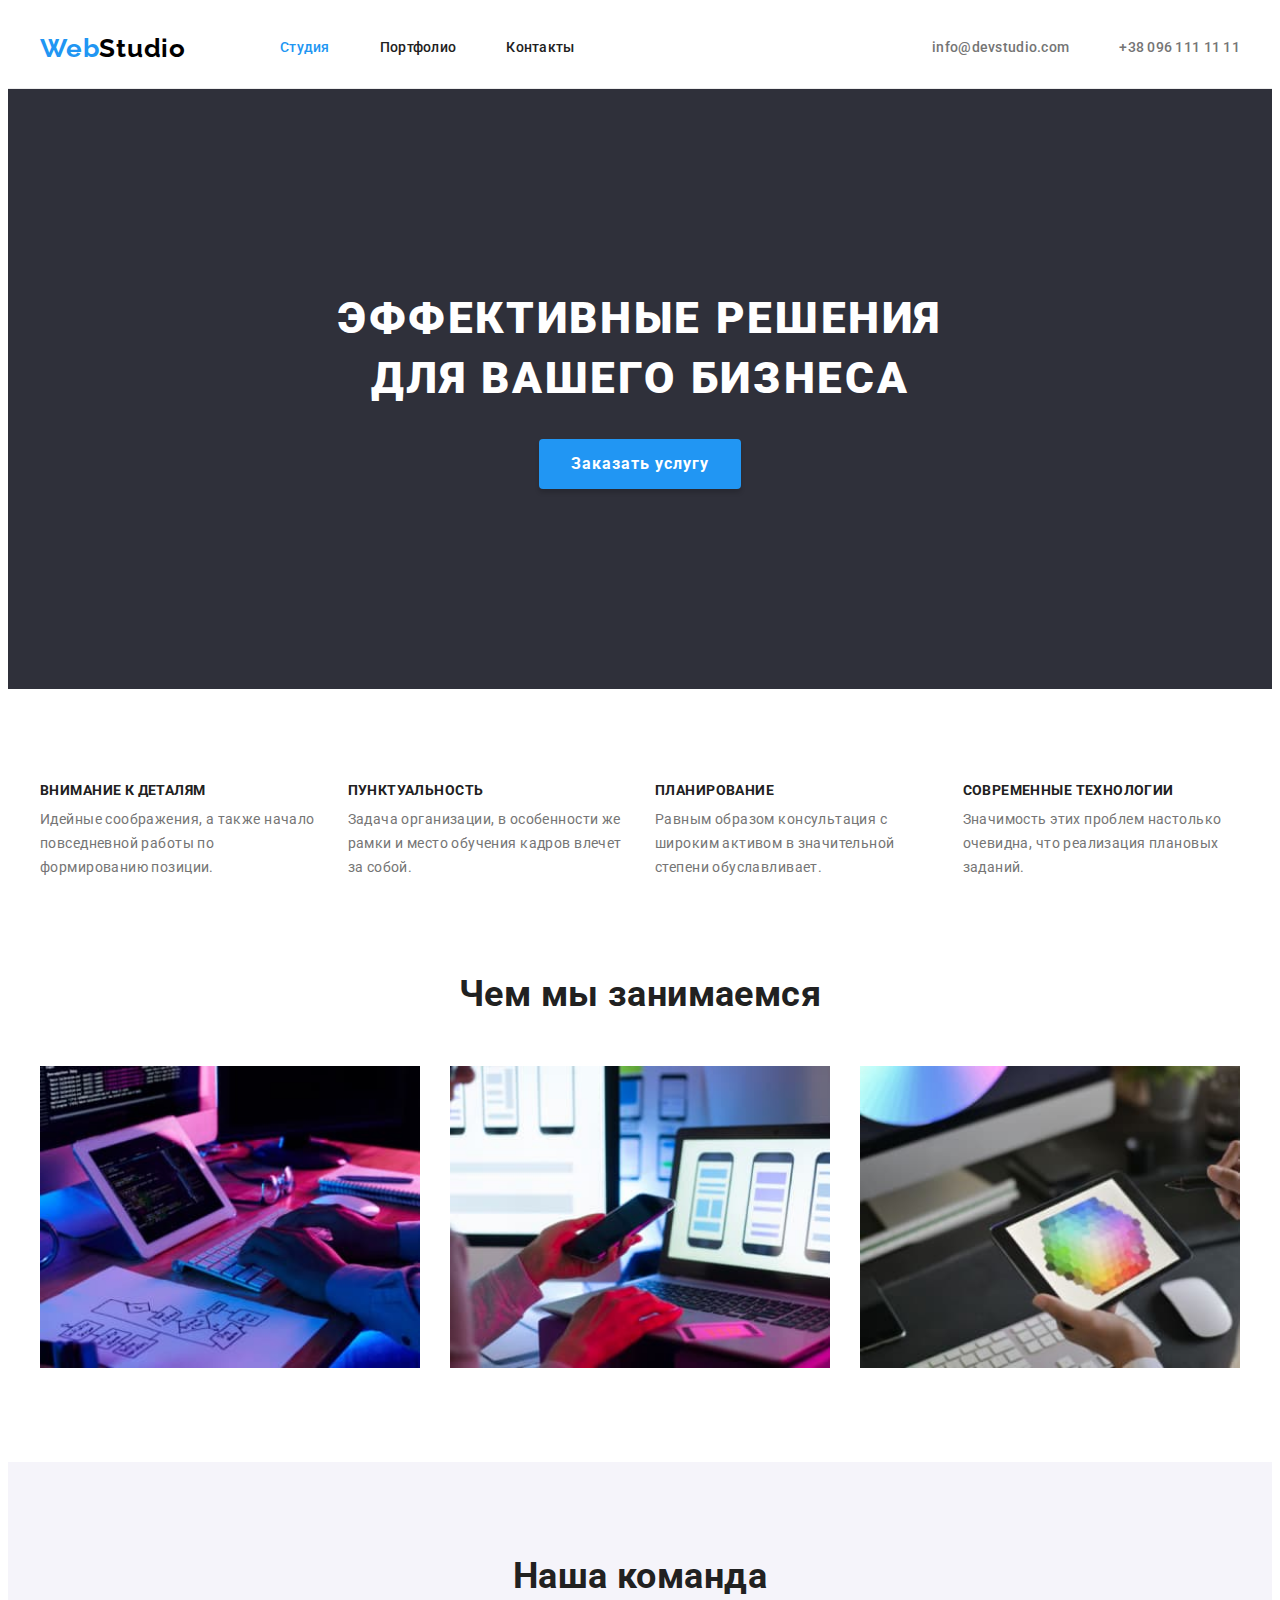
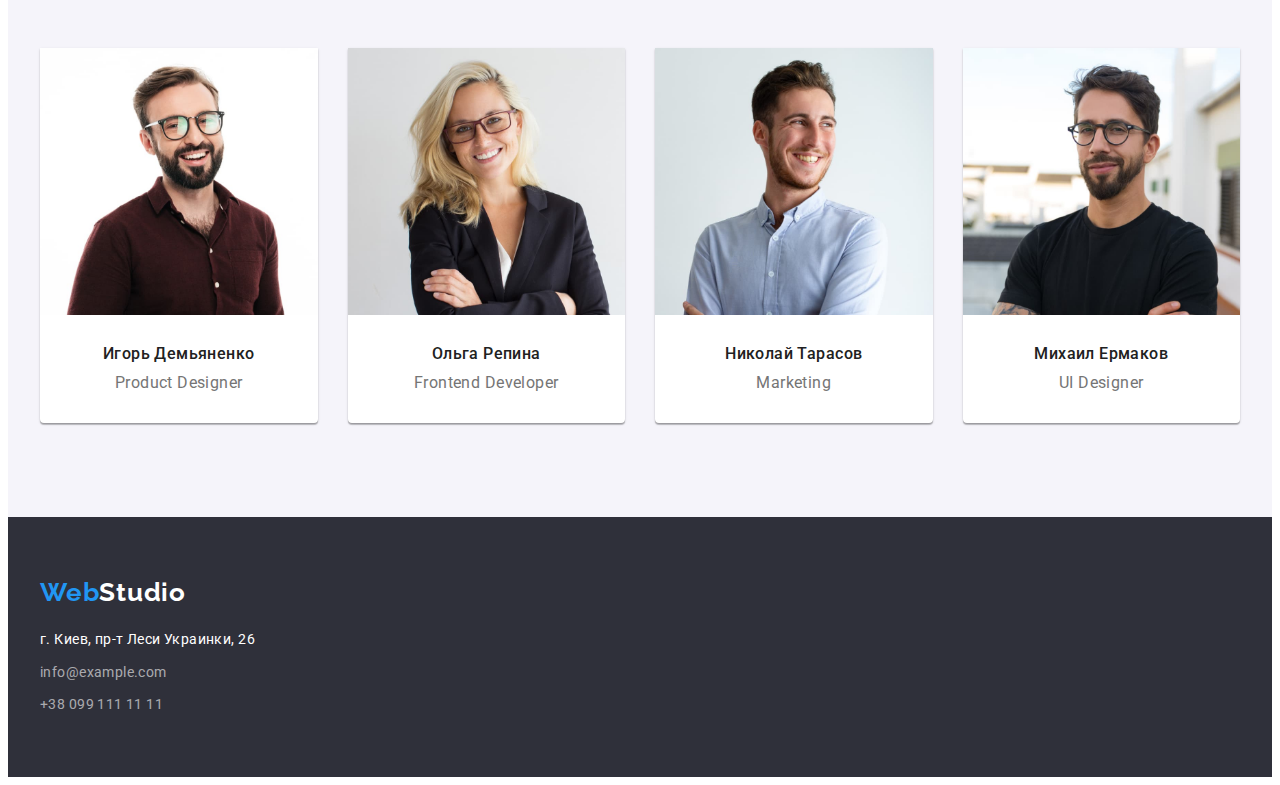
<file: index.html>
<!DOCTYPE html>
<html lang="ru">
<head>
    <meta charset="UTF-8">
    <meta http-equiv="X-UA-Compatible" content="IE=edge">
    <meta name="viewport" content="width=device-width, initial-scale=1.0">
    <title>Studio</title>
    <link rel="preconnect" href="https://fonts.googleapis.com">
    <link rel="preconnect" href="https://fonts.gstatic.com" crossorigin>
    <link href="https://fonts.googleapis.com/css2?family=Raleway:wght@700&family=Roboto:wght@400;500;700;900&display=swap"
        rel="stylesheet">
    <link rel="stylesheet" href="https://cdnjs.cloudflare.com/ajax/libs/modern-normalize/1.1.0/modern-normalize.min.css"
        integrity="sha512-wpPYUAdjBVSE4KJnH1VR1HeZfpl1ub8YT/NKx4PuQ5NmX2tKuGu6U/JRp5y+Y8XG2tV+wKQpNHVUX03MfMFn9Q=="
        crossorigin="anonymous" referrerpolicy="no-referrer" />
    <link rel="stylesheet" href="./css/styles.css">
</head>
<body>
    <!--Header-->
    <header class="header">
        <div class="container header-container">
            <nav class="navigation">
                <a class="logo link" aria-label="Логотип сайта" href="./index.html" lang="en">Web<span
                        class="logo-header">Studio</span></a>
                <ul class="nav-list list">
                    <li class="nav-list-item"><a class="nav-list-link current link" href="./index.html">Студия</a></li>
                    <li class="nav-list-item"><a class="nav-list-link link" href="./portfolio.html">Портфолио</a></li>
                    <li class="nav-list-item"><a class="nav-list-link link" href="">Контакты</a></li>
                </ul>
            </nav>
            <ul class="contact-list list">
                <li class="contact-list-item"><a class="nav-list-link link" href="mailto:info@devstudio.com">info@devstudio.com</a>
                </li>
                <li class="contact-list-item"><a class="nav-list-link link" href="tel:+380961111111">+38 096 111 11 11</a></li>
            </ul>
        </div>
    </header>

    <!--Main content-->
    <main>
        <!--Hero-->
        
        <section class="hero">
            <div class="container">
                <h1 class="hero-title">Эффективные решения для вашего бизнеса</h1>
                <button class="order-btn" type="button">Заказать услугу</button>
            </div>
            
        </section>
        

        <!--Features-->
        <section class="features section">
            <div class="container">
                <h2 class="visually-hidden">Особенности</h2>
                <ul class="features-list list card-set">
                    <li class="features-list-item card-set-item">
                        <h3 class="features-title">Внимание к деталям</h3>
                        <p class="features-description">Идейные соображения, а также начало повседневной работы по формированию позиции.
                        </p>
                    </li>
                    <li class="features-list-item card-set-item">
                        <h3 class="features-title">Пунктуальность</h3>
                        <p class="features-description">Задача организации, в особенности же рамки и место обучения кадров влечет за
                            собой.</p>
                    </li>
                    <li class="features-list-item card-set-item">
                        <h3 class="features-title">Планирование</h3>
                        <p class="features-description">Равным образом консультация с широким активом в значительной степени
                            обуславливает.</p>
                    </li>
                    <li class="features-list-item card-set-item">
                        <h3 class="features-title">Современные технологии</h3>
                        <p class="features-description">Значимость этих проблем настолько очевидна, что реализация плановых заданий.</p>
                    </li>
                </ul>
            </div>
        </section>

        <!--What do we do-->
        <section class="services section">
            <div class="container">
                <h2 class="section-title">Чем мы занимаемся</h2>
                <ul class="services-list list card-set">
                    <li class="services-list-item card-set-item"><img class="services-img" src="images/pic1.jpg" alt="Вёрстка"
                            width="370" height="294"></li>
                    <li class="services-list-item card-set-item"><img class="services-img" src="images/pic2.jpg"
                            alt="Разработка приложений" width="370" height="294"></li>
                    <li class="services-list-item card-set-item"><img class="services-img" src="images/pic3.jpg" alt="Дизайн"
                            width="370" height="294"></li>
                </ul>
            </div>
        </section>

        <!--Team-->
        <section class="team section">
            <div class="container">
                <h2 class="section-title">Наша команда</h2>
                <ul class="team-list list card-set">
                    <li class="team-list-item card-set-item">
                        <img class="team-member-pic" src="images/team/igor.jpg" alt="Игорь Демьяненко" width="270" height="260">
                        <h3 class="team-member-name">Игорь Демьяненко</h3>
                        <p class="team-member-position" lang="en">Product Designer</p>
                    </li>
                    <li class="team-list-item card-set-item">
                        <img class="team-member-pic" src="images/team/olga.jpg" alt="Ольга Репина" width="270" height="260">
                        <h3 class="team-member-name">Ольга Репина</h3>
                        <p class="team-member-position" lang="en">Frontend Developer</p>
                    </li>
                    <li class="team-list-item card-set-item">
                        <img class="team-member-pic" src="images/team/nikolai.jpg" alt="Николай Тарасов" width="270" height="260">
                        <h3 class="team-member-name">Николай Тарасов</h3>
                        <p class="team-member-position" lang="en">Marketing</p>
                    </li>
                    <li class="team-list-item card-set-item">
                        <img class="team-member-pic" src="images/team/mihail.jpg" alt="Михаил Ермаков" width="270" height="260">
                        <h3 class="team-member-name">Михаил Ермаков</h3>
                        <p class="team-member-position" lang="en">UI Designer</p>
                    </li>
                </ul>
            </div>
        </section>
    </main>

    <!--Footer-->
    <footer class="footer">
        <div class="container">
            <a class="logo link" aria-label="Логотип сайта" href="./index.html" lang="en">Web<span
                    class="logo-footer">Studio</span></a>
            <address class="footer-address">
                <ul class="footer-address-list list">
                    <li class="footer-address-list-item"><a class="address-link link" href="https://goo.gl/maps/p3dawPwku5fpeWN66"
                            target="_blank" rel="noopener noreferrer">г. Киев, пр-т Леси Украинки, 26</a></li>
                    <li class="footer-address-list-item"><a class="address-link link"
                            href="mailto:info@example.com">info@example.com</a></li>
                    <li class="footer-address-list-item"><a class="address-link link" href="tel:+380991111111">+38 099 111 11 11</a>
                    </li>
                </ul>
            </address>
        </div>
    </footer>
</body>
</html>
</file>
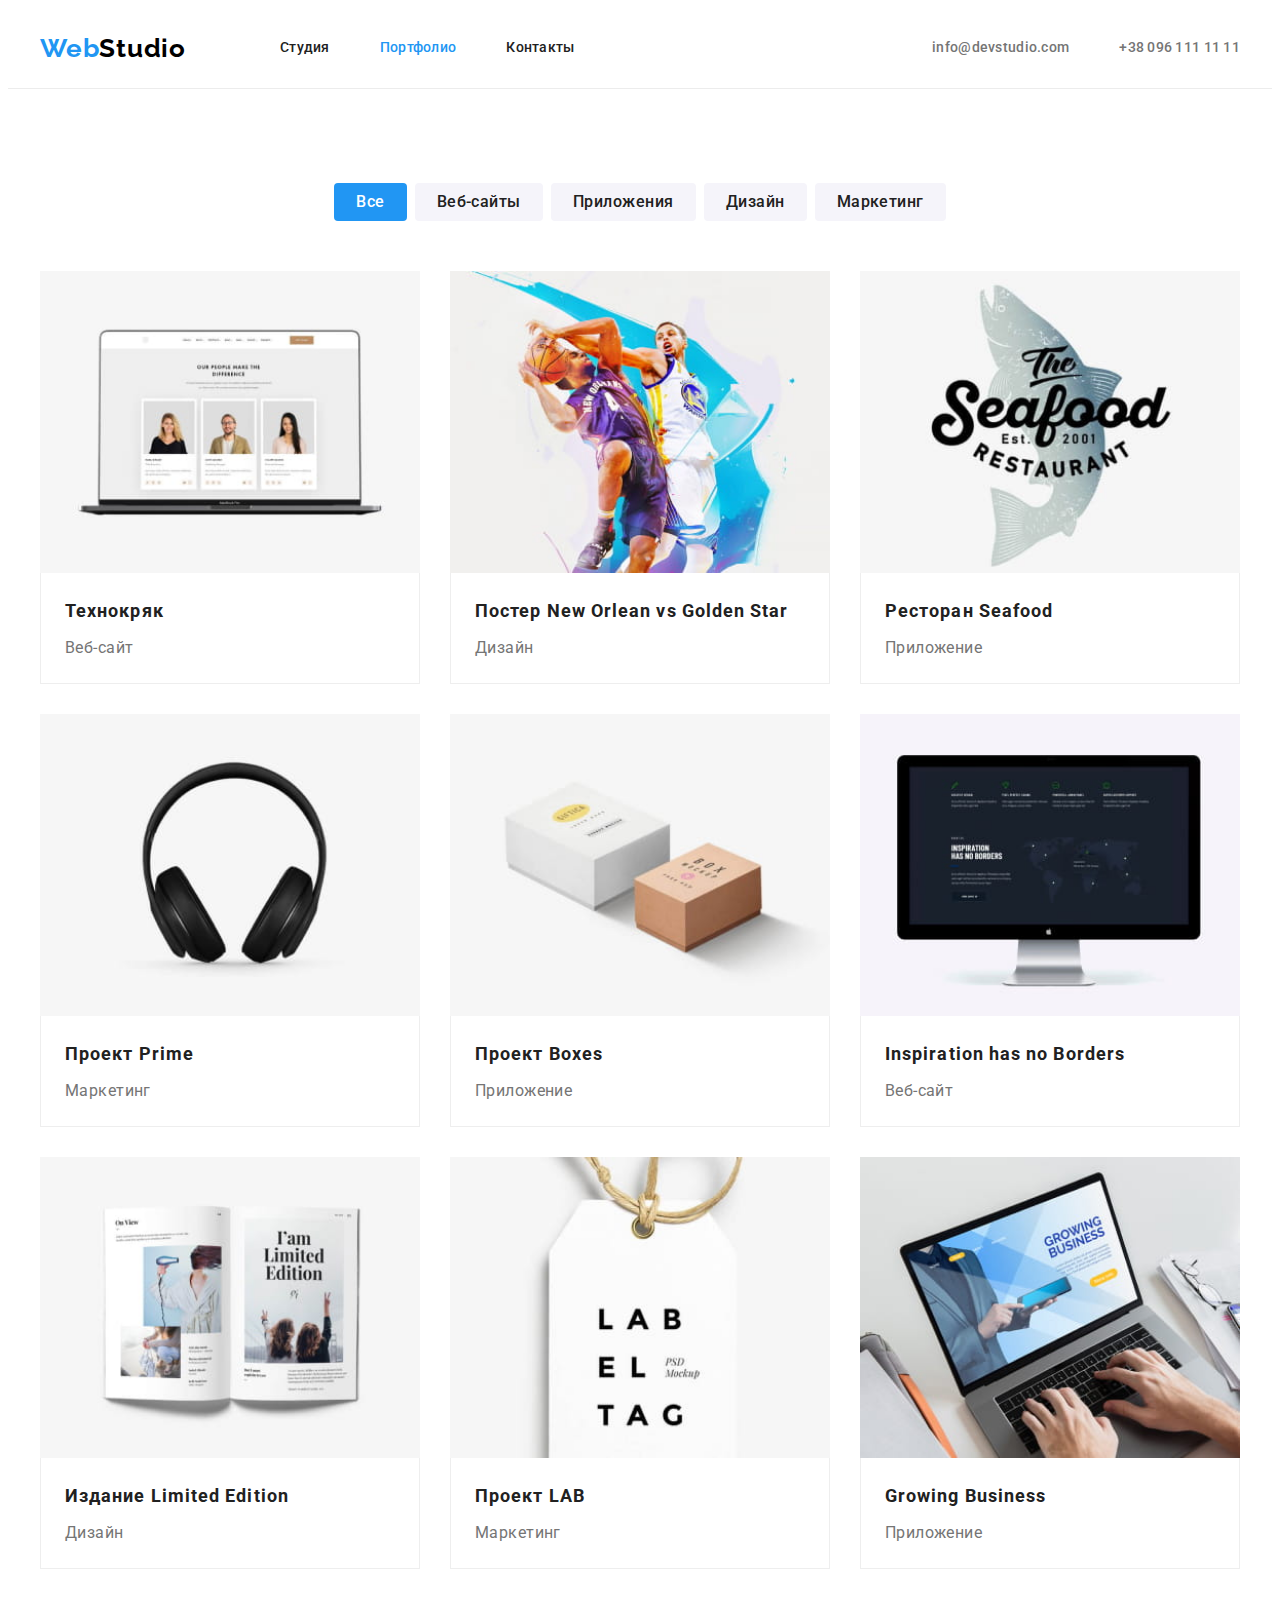
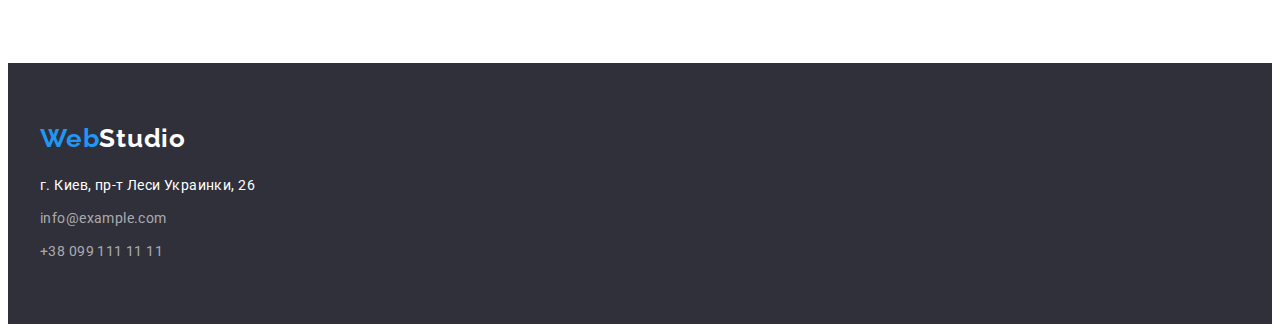
<file: portfolio.html>
<!DOCTYPE html>
<html lang="ru">
<head>
    <meta charset="UTF-8">
    <meta http-equiv="X-UA-Compatible" content="IE=edge">
    <meta name="viewport" content="width=device-width, initial-scale=1.0">
    <title>Portfolio</title>
    <link rel="preconnect" href="https://fonts.googleapis.com">
    <link rel="preconnect" href="https://fonts.gstatic.com" crossorigin>
    <link href="https://fonts.googleapis.com/css2?family=Raleway:wght@700&family=Roboto:wght@400;500;700;900&display=swap"
        rel="stylesheet">
    <link rel="stylesheet" href="https://cdnjs.cloudflare.com/ajax/libs/modern-normalize/1.1.0/modern-normalize.min.css"
        integrity="sha512-wpPYUAdjBVSE4KJnH1VR1HeZfpl1ub8YT/NKx4PuQ5NmX2tKuGu6U/JRp5y+Y8XG2tV+wKQpNHVUX03MfMFn9Q=="
        crossorigin="anonymous" referrerpolicy="no-referrer" />
    <link rel="stylesheet" href="./css/styles.css">
</head>
<body>
    <!--Header-->
    <header class="header">
        <div class="container header-container">
            <nav class="navigation">
                <a class="logo link" aria-label="Логотип сайта" href="./index.html" lang="en">Web<span
                        class="logo-header">Studio</span></a>
                <ul class="nav-list list">
                    <li class="nav-list-item"><a class="nav-list-link link" href="./index.html">Студия</a></li>
                    <li class="nav-list-item"><a class="nav-list-link current link" href="./portfolio.html">Портфолио</a></li>
                    <li class="nav-list-item"><a class="nav-list-link link" href="">Контакты</a></li>
                </ul>
            </nav>
            <ul class="contact-list list">
                <li class="contact-list-item"><a class="nav-list-link link" href="mailto:info@devstudio.com">info@devstudio.com</a>
                </li>
                <li class="contact-list-item"><a class="nav-list-link link" href="tel:+380961111111">+38 096 111 11 11</a></li>
            </ul>
        </div>

    </header>

    <!--Main-->
    <main>
        <section class="projects section">
            <div class="container">
                <h1 hidden>Наши работы</h1>
                <ul class="projects-filter list">
                    <li class="projects-filter-item"><button class="filter-btn active" type="button">Все</button></li>
                    <li class="projects-filter-item"><button class="filter-btn" type="button">Веб-сайты</button></li>
                    <li class="projects-filter-item"><button class="filter-btn" type="button">Приложения</button></li>
                    <li class="projects-filter-item"><button class="filter-btn" type="button">Дизайн</button></li>
                    <li class="projects-filter-item"><button class="filter-btn" type="button">Маркетинг</button></li>
                </ul>

                <ul class="projects-list list card-set">
                    <li class="projects-list-item card-set-item">
                        <a class="projects-link link" href="#" target="_blank" rel="noopener noreferrer nofollower">
                            <img class="projects-img" src="./images/portfolio/tekhnokryak.jpg" alt="Ноутбук с открытым сайтом Технокряк" width="370" height="294">
                                <div class="card-description">
                                    <h2 class="projects-title">Технокряк</h2>
                                    <p class="projects-type">Веб-сайт</p>
                                </div>
                        </a>
                    </li>
                    <li class="projects-list-item card-set-item">
                        <a class="projects-link link" href="#" target="_blank" rel="noopener noreferrer nofollower">
                            <img class="projects-img" src="./images/portfolio/new-orlean.jpg" alt="Два баскетболиста" width="370" height="294">
                            <div class="card-description">
                                <h2 class="projects-title">Постер New Orlean vs Golden Star</h2>
                                <p class="projects-type">Дизайн</p>
                            </div>
                        </a>
                    </li>
                    <li class="projects-list-item card-set-item">
                        <a class="projects-link link" href="#" target="_blank" rel="noopener noreferrer nofollower">
                            <img class="projects-img" src="./images/portfolio/seafood.jpg" alt="Логотип ресторана Seafood" width="370" height="294">
                                <div class="card-description">
                                    <h2 class="projects-title">Ресторан Seafood</h2>
                                    <p class="projects-type">Приложение</p>
                                </div>
                            
                        </a>
                    </li>
                    <li class="projects-list-item card-set-item">
                        <a class="projects-link link" href="#" target="_blank" rel="noopener noreferrer nofollower">
                            <img class="projects-img" src="./images/portfolio/prime.jpg" alt="Наушники" width="370" height="294">
                                <div class="card-description">
                                    <h2 class="projects-title">Проект Prime</h2>
                                    <p class="projects-type">Маркетинг</p>
                                </div>
                        </a>
                    </li>
                    <li class="projects-list-item card-set-item">
                        <a class="projects-link link" href="#" target="_blank" rel="noopener noreferrer nofollower">
                            <img class="projects-img" src="./images/portfolio/boxes.jpg" alt="Две коробочки" width="370" height="294">
                                <div class="card-description">
                                    <h2 class="projects-title">Проект Boxes</h2>
                                    <p class="projects-type">Приложение</p>
                                </div>
                        </a>
                    </li>
                    <li class="projects-list-item card-set-item">
                        <a class="projects-link link" href="#" target="_blank" rel="noopener noreferrer nofollower">
                            <img class="projects-img" src="./images/portfolio/inspiration.jpg" alt="Монитор с открытым сайтом Inspiration has no Borders" width="370" height="294">
                                <div class="card-description">
                                    <h2 class="projects-title">Inspiration has no Borders</h2>
                                    <p class="projects-type">Веб-сайт</p>
                                </div>
                        </a>
                    </li>
                    <li class="projects-list-item card-set-item">
                        <a class="projects-link link" href="#" target="_blank" rel="noopener noreferrer nofollower">
                            <img class="projects-img" src="./images/portfolio/limited-edition.jpg" alt="Открытая журнал Limited Edition" width="370" height="294">
                                <div class="card-description">
                                    <h2 class="projects-title">Издание Limited Edition</h2>
                                    <p class="projects-type">Дизайн</p> 
                                </div>
                        </a>
                    </li>
                    <li class="projects-list-item card-set-item">
                        <a class="projects-link link" href="#" target="_blank" rel="noopener noreferrer nofollower">
                            <img class="projects-img" src="./images/portfolio/lab.jpg" alt="Белый лэйбл на шнурке" width="370" height="294">
                                <div class="card-description">
                                    <h2 class="projects-title">Проект LAB</h2>
                                    <p class="projects-type">Маркетинг</p>
                                </div>
                        </a>
                    </li>
                    <li class="projects-list-item card-set-item">
                        <a class="projects-link link" href="#" target="_blank" rel="noopener noreferrer nofollower">
                            <img class="projects-img" src="./images/portfolio/growing-business.jpg" alt="Ноутбук с открытым сайтом Growing Business" width="370" height="294">
                                <div class="card-description">
                                    <h2 class="projects-title">Growing Business</h2>
                                    <p class="projects-type">Приложение</p>
                                </div>
                        </a>
                    </li>
                </ul>
            </div>
        </section>
    </main>

    <!--Footer-->
    <footer class="footer">
        <div class="container">
            <a class="logo link" aria-label="Логотип сайта" href="./index.html" lang="en">Web<span
                    class="logo-footer">Studio</span></a>
            <address class="footer-address">
                <ul class="footer-address-list list">
                    <li class="footer-address-list-item"><a class="address-link link" href="https://goo.gl/maps/p3dawPwku5fpeWN66"
                            target="_blank" rel="noopener noreferrer">г. Киев, пр-т Леси Украинки, 26</a></li>
                    <li class="footer-address-list-item"><a class="address-link link"
                            href="mailto:info@example.com">info@example.com</a></li>
                    <li class="footer-address-list-item"><a class="address-link link" href="tel:+380991111111">+38 099 111 11 11</a>
                    </li>
                </ul>
            </address>
        </div>
    </footer>
</body>
</html>
</file>
<file: css/styles.css>
:root {
  --primaty-font-famaly: Roboto, sans-serif;
  --logo-font-family: Raleway, sans-serif;
  --accent-color: #2196f3;
  --primary-font-color: #757575;
  --titles-font-color: #212121;
  --font-color-dark-background: #ffffff;
  --font-color-dark-background-opacity: rgba(255, 255, 255, 0.6);
  --base-logo-color: #000000;
  --dark-background: #2f303a;
  --light-background: #f5f4fa;
  --order-button-hover-color: #188ce8;
  --portfolio-stroke-color: #eeeeee;
  --team-cards-background-color: #ffffff;
  --header-underline-color: #ececec;
  --team-member-card-shadow: 0px 1px 3px rgba(0, 0, 0, 0.12), 0px 1px 1px rgba(0, 0, 0, 0.14),
    0px 2px 1px rgba(0, 0, 0, 0.2);
  --card-item: 3;
  --card-gap: 30px;
}

body {
  font-family: var(--primaty-font-famaly);
  color: var(--primary-font-color);
  font-size: 14px;
  line-height: 1.71;
  letter-spacing: 0.03em;
}

h1,
h2,
h3,
h4,
h5,
h6,
p {
  margin-top: 0;
  margin-bottom: 0;
}

ul,
ol {
  margin-top: 0;
  margin-bottom: 0;
  padding-left: 0;
}

img {
  display: block;
  width: 100%;
  height: auto;
}

.list {
  list-style-type: none;
}

.link {
  text-decoration: none;
  color: inherit;
}

.address {
  font-style: none;
}

/* COMPONENTS */

/*Container */
.container {
  width: 1200px;
  padding-left: 15px;
  padding-right: 15px;
  margin-left: auto;
  margin-right: auto;
}

/* Logo */
.logo {
  font-family: var(--logo-font-family);
  font-weight: 700;
  font-size: 26px;
  line-height: 1.19;
  letter-spacing: 0.03em;
  color: var(--accent-color);
}

.logo-header {
  color: var(--base-logo-color);
}

.logo-footer {
  color: var(--font-color-dark-background);
}

/* Section titles */

.section-title {
  font-size: 36px;
  line-height: 1.16;
  text-align: center;
  margin-bottom: 50px;

  color: var(--titles-font-color);
}

.section {
  padding-top: 94px;
  padding-bottom: 94px;
}

.card-set {
  display: flex;
  flex-wrap: wrap;
  margin-left: calc(var(--card-gap) * -1);
  margin-top: calc(var(--card-gap) * -1);
}

.card-set-item {
  flex-basis: calc(100% / var(--card-item) - var(--card-gap));
  margin-left: var(--card-gap);
  margin-top: var(--card-gap);
}

/* ===========START MAIN PAGE=========== */
/* Header */

.header {
  border-bottom: 1px solid var(--header-underline-color);
}

.header-container {
  justify-content: space-between;
}

.header-container,
.navigation {
  display: flex;
  align-items: center;
}

.header .logo {
  margin-right: 94px;
}

.nav-list {
  display: flex;
  color: var(--titles-font-color);
}

.nav-list-item:not(:last-child) {
  margin-right: 50px;
}

.contact-list {
  display: flex;
}

.contact-list-item:not(:last-child) {
  margin-right: 50px;
}
/* .nav-list-item,
.contact-list-item {
  display: flex;
  align-items: center;
} */

.nav-list-link {
  display: flex;
  align-items: center;
  padding-top: 32px;
  padding-bottom: 32px;
  font-weight: 500;
  font-size: 14px;
  line-height: 1.14;
  letter-spacing: 0.02em;
}

.nav-list-link:hover,
.nav-list-link:focus,
.current {
  color: var(--accent-color);
}

/* Hero */
.hero {
  padding-top: 200px;
  padding-bottom: 200px;
  background-color: var(--dark-background);
  text-align: center;
}

.hero-title {
  margin-left: auto;
  margin-right: auto;
  max-width: 700px;
  font-weight: 900;
  font-size: 44px;
  line-height: 1.36;
  letter-spacing: 0.06em;
  text-transform: uppercase;
  margin-bottom: 30px;
  color: var(--font-color-dark-background);
}

.order-btn {
  padding: 10px 32px;
  border: none;
  font-family: inherit;
  font-weight: 700;
  font-size: 16px;
  line-height: 1.87;
  letter-spacing: 0.06em;
  cursor: pointer;
  box-shadow: 0px 4px 4px rgba(0, 0, 0, 0.15);
  border-radius: 4px;

  color: var(--font-color-dark-background);
  background-color: var(--accent-color);
}

.order-btn:hover,
.order-btn:focus {
  background-color: var(--order-button-hover-color);
}

/* Features */

.features {
  padding-bottom: 47px;
}

.visually-hidden {
  position: absolute;
  width: 1px;
  height: 1px;
  margin: -1px;
  padding: 0;
  overflow: hidden;
  border: 0;
  clip: rect(0 0 0 0);
}

.features-title {
  margin-bottom: 10px;
  font-size: 14px;
  line-height: 1.14;
  text-transform: uppercase;

  color: var(--titles-font-color);
}

.features-list {
  --card-item: 4;
}

/* services */

.services {
  padding-top: 47px;
}

/* Team */

.team {
  background-color: var(--light-background);
  --card-item: 4;
}

.team-list-item {
  padding-bottom: 30px;
  background-color: var(--team-cards-background-color);
  box-shadow: var(--team-member-card-shadow);
  border-radius: 0px 0px 4px 4px;
}

.team-member-pic {
  margin-bottom: 30px;
}

.team-member-name {
  margin-bottom: 10px;
}

.team-member-name,
.team-member-position {
  font-size: 16px;
  line-height: 1.18;
  text-align: center;
}

.team-member-name {
  font-weight: 500;
  color: var(--titles-font-color);
}

/* Footer */

.footer {
  padding-top: 60px;
  padding-bottom: 60px;
  background-color: var(--dark-background);
}

.footer .logo {
  display: block;
  margin-bottom: 20px;
}

.footer-address {
  font-style: inherit;
}

.footer-address-list-item:not(:last-child) {
  margin-bottom: 9px;
}

.address-link {
  color: var(--font-color-dark-background-opacity);
}

.address-link[target='_blank'] {
  color: var(--font-color-dark-background);
}

.address-link:hover,
.address-link:focus {
  color: var(--accent-color);
}

/* ===========END MAIN PAGE=========== */

/* ===========START PORTFOLIO PAGE=========== */

.projects-filter {
  display: flex;
  justify-content: center;
  margin-bottom: 50px;
}

.projects-filter-item:not(:last-child) {
  margin-right: 8px;
}

.filter-btn {
  padding: 6px 22px;
  font-family: inherit;
  font-weight: 500;
  font-size: 16px;
  line-height: 1.62;
  text-align: center;
  letter-spacing: 0.03em;
  cursor: pointer;

  color: var(--titles-font-color);
  background-color: var(--light-background);
  border-radius: 4px;
  border: none;
}

.filter-btn:hover,
.filter-btn:focus,
.active {
  color: var(--font-color-dark-background);
  background-color: var(--accent-color);
}

.card-description {
  padding: 20px 24px;
  border: 1px solid var(--portfolio-stroke-color);
  border-top: transparent;
}

.projects-title {
  margin-bottom: 4px;
  font-size: 18px;
  line-height: 2;
  letter-spacing: 0.06em;

  color: var(--titles-font-color);
}

.projects-type {
  font-size: 16px;
  line-height: 1.87;
}
/* ===========END PORTFOLIO PAGE=========== */
</file>
